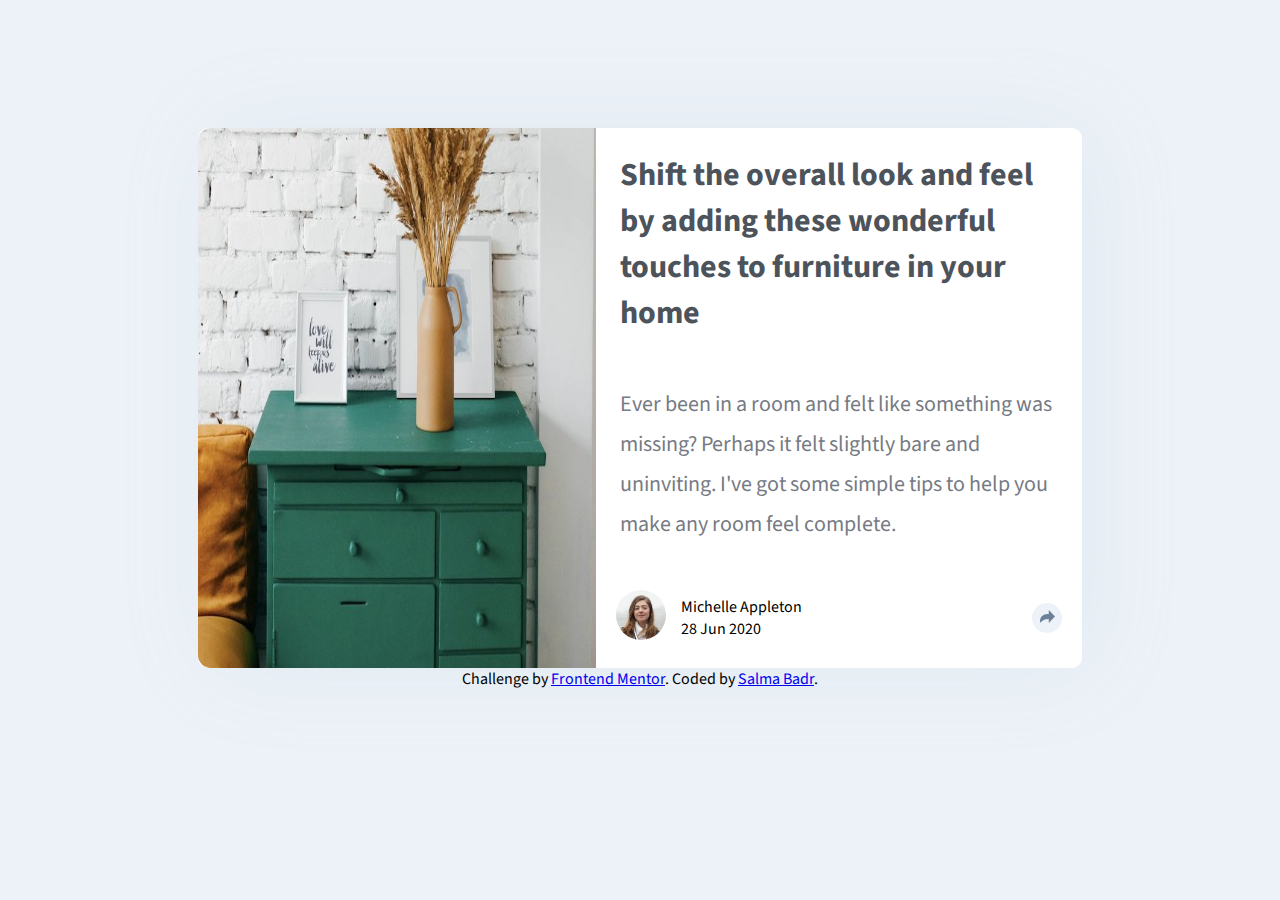
<file: Day1/index.html>
<!DOCTYPE html>
<html lang="en">
	<head>
		<meta charset="UTF-8" />
		<meta name="viewport" content="width=device-width, initial-scale=1.0" />
		<!-- displays site properly based on user's device -->

		<link
			rel="icon"
			type="image/png"
			sizes="32x32"
			href="./images/favicon-32x32.png"
		/>
		<link rel="stylesheet" href="./index.css" />

		<title>Article preview component</title>
	</head>
	<body class="container">
		<div class="card">
			<div class="card-left">
				<img class="card-img" src="./images/drawers.jpg" />
			</div>
			<div class="card-right">
				<h1 class="card-heading">
					Shift the overall look and feel by adding these wonderful touches to
					furniture in your home
				</h1>
				<p class="card-content">
					Ever been in a room and felt like something was missing? Perhaps it
					felt slightly bare and uninviting. I've got some simple tips to help
					you make any room feel complete.
				</p>
				<div id="footer">
					<div id="footer-1">
						<div class="footer-left">
							<div class="avatar-wrapper">
								<img
									class="avatar"
									src="./images/avatar-michelle.jpg"
									alt="Michelle's Avatar"
								/>
							</div>

							<div>
								<span class="strong">Michelle Appleton</span><br />
								<span>28 Jun 2020</span>
							</div>
						</div>

						<div class="footer-right">
							<div class="social-link">
								<a href="#">
									<svg
										xmlns="http://www.w3.org/2000/svg"
										width="15"
										height="13"
									>
										<path
											fill="#6E8098"
											d="M15 6.495L8.766.014V3.88H7.441C3.33 3.88 0 7.039 0 10.936v2.049l.589-.612C2.59 10.294 5.422 9.11 8.39 9.11h.375v3.867L15 6.495z"
										/>
									</svg>
								</a>
							</div>
						</div>
					</div>

					<div id="footer-2" class="hide-social">
						<div class="footer-left">
							<div class="social-share">
								<span>Share</span>
								<a href="#/" target="_blank">
									<span class="icon icon-pinterest"> </span
								></a>
								<a href="#" target="_blank">
									<span class="icon icon-fb"></span>
								</a>
								<a href="#">
									<span class="icon icon-twitter"></span>
								</a>
							</div>
						</div>

						<div class="footer-right">
							<div class="social-link">
								<a href="#">
									<svg
										xmlns="http://www.w3.org/2000/svg"
										width="15"
										height="13"
									>
										<path
											fill="#FFF"
											d="M15 6.495L8.766.014V3.88H7.441C3.33 3.88 0 7.039 0 10.936v2.049l.589-.612C2.59 10.294 5.422 9.11 8.39 9.11h.375v3.867L15 6.495z"
										/>
									</svg>
								</a>
							</div>
						</div>
					</div>
				</div>
			</div>
		</div>
		<div class="attribution">
			Challenge by
			<a href="https://www.frontendmentor.io?ref=challenge" target="_blank"
				>Frontend Mentor</a
			>. Coded by <a href="#">Salma Badr</a>.
		</div>
	</body>
	<script src="./index.js"></script>
</html>
</file>
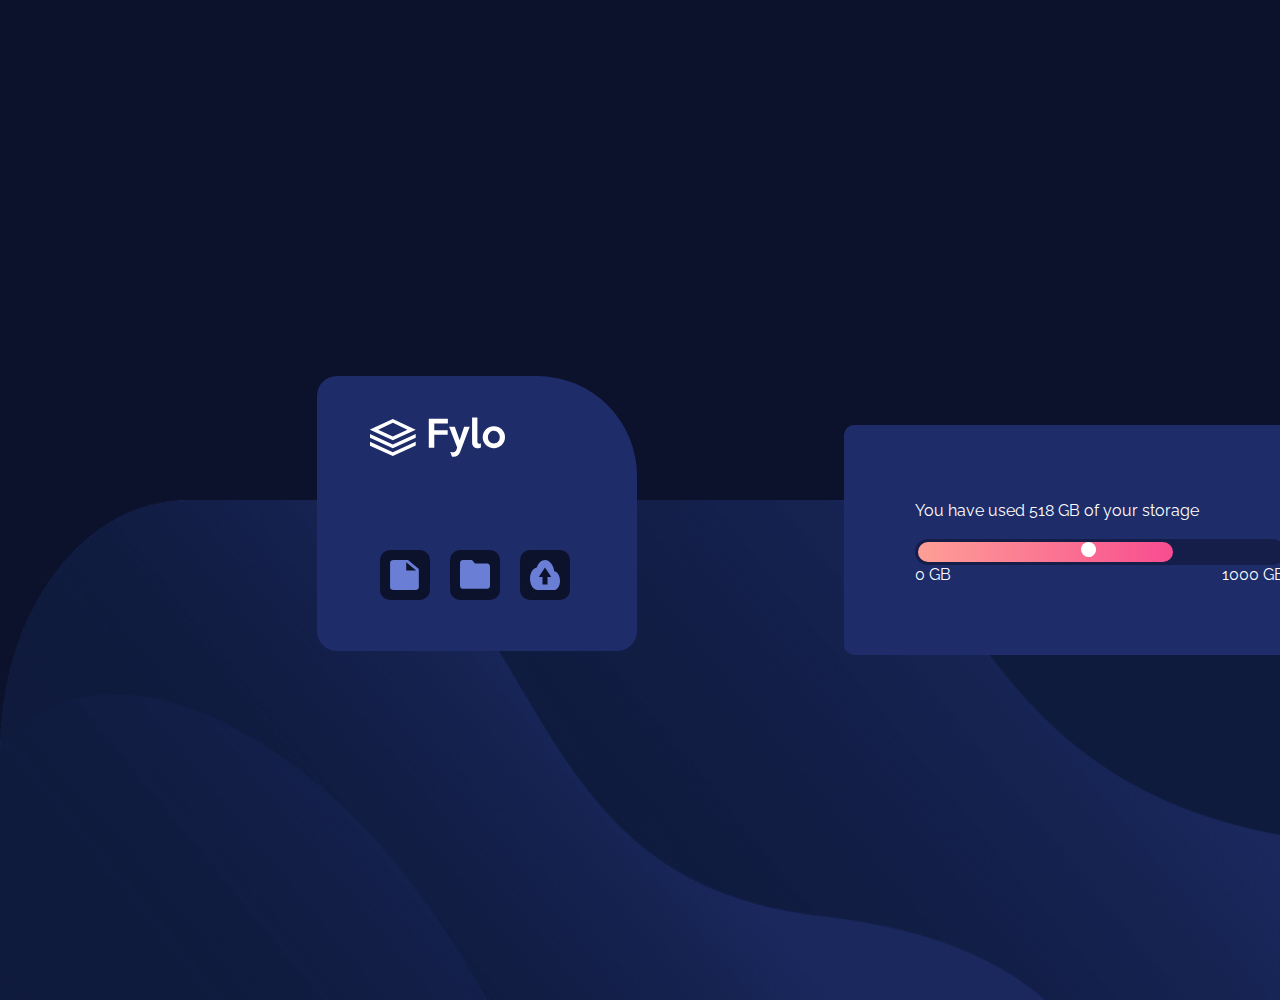
<file: Day2/index.html>
<!DOCTYPE html>
<html lang="en">
	<head>
		<meta charset="UTF-8" />
		<meta name="viewport" content="width=device-width, initial-scale=1.0" />
		<!-- displays site properly based on user's device -->

		<link
			rel="icon"
			type="image/png"
			sizes="32x32"
			href="./images/favicon-32x32.png"
		/>
		<link rel="stylesheet" href="./index.css" />
		<title>Fylo data storage component</title>
	</head>
	<body>
		<div class="container">
			<div class="row">
				<div class="left">
					<img src="./images/logo.svg" />
					<div class="icons">
						<img src="./images/icon-document.svg" alt="" />
						<img src="./images/icon-folder.svg" alt="" />
						<img src="./images/icon-upload.svg" alt="" />
					</div>
				</div>
				<div class="right">
					<div class="card">
						<div class="com-box">
							<p><strong>185 </strong>GB left</p>
						</div>
						<div class="progress">
							<p>You have used 518 GB of your storage</p>
							<br />
							<div class="progress-bar">
								<span></span>
							</div>
						</div>
						<div class="info">
							<p>0 GB</p>
							<p>1000 GB</p>
						</div>
					</div>
				</div>
			</div>
		</div>

		<!-- <div class="attribution">
			Challenge by
			<a href="https://www.frontendmentor.io?ref=challenge" target="_blank"
				>Frontend Mentor</a
			>. Coded by <a href="#">Your Name Here</a>.
		</div> -->
	</body>
</html>
</file>
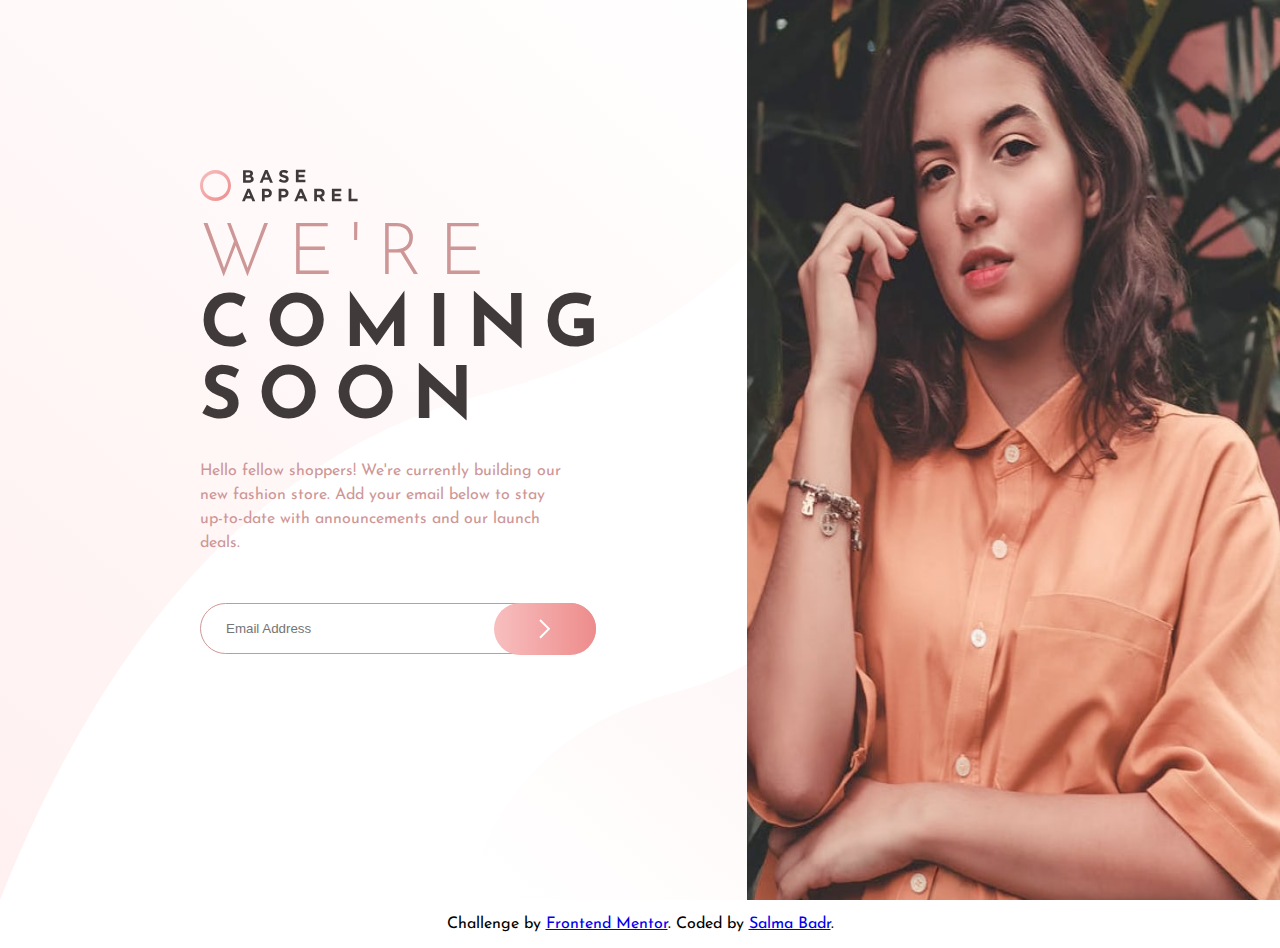
<file: Day3/index.html>
<!DOCTYPE html>
<html lang="en">
	<head>
		<meta charset="UTF-8" />
		<meta name="viewport" content="width=device-width, initial-scale=1.0" />
		<!-- displays site properly based on user's device -->

		<link
			rel="icon"
			type="image/png"
			sizes="32x32"
			href="./images/favicon-32x32.png"
		/>
		<link
			href="https://fonts.googleapis.com/css2?family=Josefin+Sans:wght@300;400;600&display=swap"
			rel="stylesheet"
		/>
		<link rel="stylesheet" href="index.css" />
		<title>Base Apparel coming soon page</title>
	</head>
	<body>
		<div class="container">
			<div class="left-col col-7">
				<div class="text">
					<h1 class="heading">
						<img class="logo" src="./images/logo.svg" alt="" />
						<span class="we">We're</span> coming soon
					</h1>
					<!-- heading close -->
					<p class="text_field">
						Hello fellow shoppers! We're currently building our new fashion
						store. Add your email below to stay up-to-date with announcements
						and our launch deals.
					</p>
					<!-- text_field close -->

					<input
						type="email"
						placeholder="Email Address"
						name="email"
						id="input"
						onclick="rem()"
					/>
					<img
						class="arrow_img"
						src="images/icon-arrow.svg"
						alt=""
						onclick="formValidation()"
					/>
					<div id="display_error"></div>
				</div>
				<!-- text close -->
			</div>
			<!-- left-col close -->

			<img class="right-col col-5" src="images/hero-desktop.jpg" alt="" />
			<img class="logo_mobile col-3" src="./images/logo.svg" alt="" />
			<img class="right-col_mobile col-5" src="images/hero-mobile.jpg" alt="" />
		</div>
		<!--  container close -->
		<footer>
			<p class="attribution">
				Challenge by
				<a href="https://www.frontendmentor.io?ref=challenge" target="_blank"
					>Frontend Mentor</a
				>. Coded by <a href="#">Salma Badr</a>.
			</p>
		</footer>
		<script src="./index.js"></script>
	</body>
</html>
</file>
<file: Day1/index.css>
@import url("https://fonts.googleapis.com/css?family=Source Sans Pro&display=swap");
*,
*:before,
*:after {
	box-sizing: border-box;
}
.container {
	display: flex;
	flex-direction: column;
	justify-content: center;
	align-items: center;
	background-color: #edf2f8;
	margin-top: 10%;
	font-family: Source Sans Pro;
}
img {
	max-width: 100%;
	height: 100%;
}

.card {
	display: flex;
	flex-direction: row;

	background: #fff;
	border-radius: 10px;
	width: 70%;
	box-shadow: 10px 0 100px 0 #e0e9f0;
	justify-content: space-between;
}

.card-left {
	width: 45%;
}
.card-img {
	border-radius: 13px 0 0 13px;
}
.card-right {
	display: flex;
	flex-direction: column;
	width: 55%;
}
.card-heading {
	color: #4c535b;
	margin: 24px;
}
.card-content {
	color: #767a83;
	line-height: 40px;
	font-size: 22px;
	margin: 24px;
}
#footer,
#footer-1,
#footer-2 {
	width: 100%;
	height: 100px;
}

#footer {
	position: relative;
}

#footer-1,
#footer-2 {
	display: flex;
	flex-wrap: nowrap;
	align-items: center;
	justify-content: space-between;
	padding: 20px;
}

#footer-2 {
	background-color: hsl(217, 19%, 35%);
	position: absolute;
	top: 0;
	left: 0;
	transition: opacity 0.2s;
	border-radius: 0 0 10px 10px;
}

/* For both footer-1 and footer-2 */
.footer-left {
	flex: 1 0 auto;
	display: flex;
	align-items: center;
	justify-content: start;
}

#footer-2 .social-share {
	flex: 1 0 auto;
	display: flex;
	flex-wrap: nowrap;
	justify-content: space-evenly;
}

.footer-right {
	flex: 0 0 30px;
	height: 30px;
}

.avatar-wrapper {
	margin-right: 15px;
}

img.avatar {
	height: 50px;
	width: 50px;
	border-radius: 50%;
}

.social-link {
	height: 30px;
	width: 30px;
	border-radius: 50%;
	display: flex;
	align-items: center;
	justify-content: center;
	position: relative;
}

.social-link a {
	color: white;
}
#footer-1 .social-link {
	background-color: hsl(210, 46%, 95%);
}

#footer-2 .social-link {
	background-color: hsl(214, 17%, 51%);
}

.social-share span:first-child {
	color: hsl(212, 23%, 69%);
	text-transform: uppercase;
	letter-spacing: 0.4em;
	margin-right: 0.4em;
}

.icon-fb,
.icon-instagram,
.icon-twitter {
	display: block;
	width: 20px;
}

.icon-fb::before {
	content: url("./images/icon-facebook.svg");
	width: 20px;
}
.icon-twitter::before {
	content: url("./images/icon-twitter.svg");
}
.icon-pinterest::before {
	content: url("./images/icon-pinterest.svg");
}

.display-social {
	display: flex;
	opacity: 1;
	/* transition: display 0.5s, opacity 1s; */
}

.hide-social {
	display: none;
	opacity: 0;
	/* transition: display 0.5s, opacity 1s; */
}

/* Extra small devices (phones, 600px and down) */
@media only screen and (max-width: 600px) {
	.card {
		flex-wrap: wrap;
	}
	.card-img {
		border-radius: 13px 13px 0 0;
	}
	.card-left {
		width: 100%;
	}

	.card-right {
		width: 100%;
	}
	.card-right h1 {
		font-size: 1.5rem;
	}

	.avatar img {
		margin: 10.72px;
	}
	.card-content {
		font-size: 19px;
	}
}

/* 600px and up*/
@media only screen and (min-width: 600px) {
	#footer {
		grid-area: foot;
	}
	#footer-2 {
		height: 50px;
		max-width: 200px;
		border-radius: 10px;
		transform: translate(220px, -30px);
	}

	#footer-2 .social-share {
		justify-content: space-around;
	}

	#footer-2 .footer-right {
		display: none;
	}

	#footer-2::after {
		content: "";
		position: absolute;
		width: 0;
		height: 0;
		left: 125px;
		bottom: -20px;
		border: 10px solid transparent;
		border-top: 10px solid hsl(217, 19%, 35%);
		z-index: 1;
	}
}
@media only screen and (max-width: 922px) {
	.card {
		flex-wrap: wrap;
	}
	.card-img {
		border-radius: 13px 13px 0 0;
	}
	.card-left {
		width: 100%;
	}

	.card-right {
		width: 100%;
	}
}
@media only screen and (max-width: 1275px) {
	.card {
		flex-wrap: wrap;
		width: 70%;
		margin-bottom: 20rem;
	}
	.card-left img {
		width: 100%;
	}
	.card-left {
		width: 100%;
	}
	.card-right {
		width: 100%;
	}
	.card-img {
		border-radius: 13px 13px 0 0;
	}
}
@media only screen and (max-width: 1440px) {
	.com_box {
		margin-right: -241px;
	}
}
</file>
<file: Day2/index.css>
@import url("https://fonts.googleapis.com/css2?family=Raleway:wght@400;700&display=swap");
* {
	box-sizing: border-box;
	margin: 0;
}
*::before,
*::after {
	margin: 0;
	padding: 0;
	box-sizing: border-box;
}
body {
	background-color: #0c122c;
	font-family: Raleway;
}
img {
	max-width: 100%;
}

.container {
	margin-top: 500px;
}
.row {
	background-image: url("./images/bg-desktop.png");
	background-repeat: no-repeat;
	background-size: 100% 100%;
	background-position: bottom;
	display: flex;
	width: 100%;
	height: 500px;
	justify-content: space-around;
	position: relative;
}

.left {
	display: flex;
	flex-direction: column;
	justify-content: space-around;
	align-items: center;
	background-color: #1e2c69;
	border-radius: 20px 100px 20px 20px;
	width: 25%;
	height: 55%;
	position: absolute;
	z-index: 1;
	top: -124px;
	left: 317px;
}

.left img {
	max-width: 100%;
	align-self: flex-start;

	padding-left: 53px;
}

.icons {
	display: flex;
	justify-content: flex-start;
	width: 100%;
	padding-left: 53px;
}

.icons img {
	background-color: #0c122c;
	width: 50px;
	height: 50px;
	padding: 10px;
	border-radius: 10px;
	margin: 10px;
}
.right {
	display: flex;
	flex-direction: column;
	justify-content: end;
	width: 40%;
	height: 46%;
	background-color: #1e2c69;
	position: absolute;
	z-index: 1;
	top: -75px;
	left: 844px;
	border-radius: 10px;
}
.card {
	padding: 71px;
}

.com-box {
	font-size: 30px;
	display: flex;
	flex-direction: column;
	align-items: center;
	justify-content: center;
	position: relative;
	background-color: #fff;
	height: 100px;
	width: 200px;
	border-radius: 10px 10px 0 10px;
	margin-left: 407px;
	top: -50px;
}

.com-box::after {
	content: "";
	position: absolute;
	top: 100%;
	left: 150px;
	right: 0;
	margin: 0 auto;
	width: 0;
	height: 0;
	border-top: solid 50px #fff;
	border-left: solid 50px transparent;
	/* border-right: solid 50px transparent; */
}
.info {
	color: #fff;
	display: flex;
	justify-content: space-between;
}
.progress-bar {
	background-color: #151e49;
	border-radius: 13px;
	/* (height of inner div) / 2 + padding */
	padding: 3px;
}

.progress-bar span {
	display: block;
	background-image: linear-gradient(to left, #f84d90, #fe9f96);
	width: 70%;
	/* Adjust with JavaScript */
	height: 20px;
	border-radius: 10px;
}
span::after {
	content: "";
	position: absolute;
	background: #fff;
	border-radius: 50%;
	right: 260px;
	margin: 0 auto;
	width: 0;
	height: 0;
	border-top: solid 15px #fff;
	border-left: solid 15px #fff;
}

.progress {
	color: #fff;
}

@media only screen and (max-width: 600px) {
	.row {
		flex-wrap: wrap;
	}
}
</file>
<file: Day3/index.css>
.col-1 {
	width: 8.33%;
}

.col-2 {
	width: 16.66%;
}

.col-3 {
	width: 25%;
}

.col-4 {
	width: 33.33%;
}

.col-5 {
	width: 41.66%;
}

.col-6 {
	width: 50%;
}

.col-7 {
	width: 58.33%;
}

.col-8 {
	width: 66.66%;
}

.col-9 {
	width: 75%;
}

.col-10 {
	width: 83.33%;
}

.col-11 {
	width: 91.66%;
}

.col-12 {
	width: 100%;
}

/* Body Style */

body {
	font-size: 16px;
	font-family: Josefin Sans;
	padding: 0px;
	margin: 0px;
}

.container {
	display: flex;
	width: 100%;
	height: 100vh;
}

.left-col {
	background-image: url("images/bg-pattern-desktop.svg");
	background-repeat: no-repeat;
	background-size: cover;
	font-family: Josefin Sans;
}

.text {
	width: 100%;
	padding-left: 200px;
	padding-top: 100px;
}

.we {
	font-weight: 300;
	color: hsl(0, 36%, 70%);
}

.heading {
	font-size: 450%;
	text-transform: uppercase;
	letter-spacing: 1rem;
	width: 47%;
	color: hsl(0, 6%, 24%);
}

.text_field {
	color: hsl(0, 36%, 70%);
	line-height: 1.5rem;
	padding-bottom: 10px;
	margin-top: -25px;
	width: 60%;
}

#input {
	color: black;
	padding: 17px 100px 17px 25px;
	border-radius: 2rem;
	border: hsl(0, 36%, 70%) solid 1px;
	width: 40%;
}

.arrow_img {
	position: relative;
	top: 22px;
	left: 217px;
	padding: 16px 45px;
	border-radius: 2rem;
	background-image: linear-gradient(
		to right,
		hsl(0, 80%, 86%),
		hsl(0, 74%, 74%)
	);
}

.arrow_img:hover {
	background-image: linear-gradient(
		to left,
		hsl(0, 100%, 94%),
		hsl(0, 100%, 89%)
	);
	box-shadow: 3px 10px 28px 8px hsl(0, 36%, 70%);
	cursor: pointer;
}

.right-col_mobile {
	display: none;
}
.logo_mobile {
	display: none;
}

#display_error {
	position: relative;
	font-size: 15px;
	right: 0px;
	top: 13px;
	width: 63%;
	color: hsl(0, 93%, 68%);
}
/* Media query... Responsive Layout */

@media only screen and (max-width: 600px) {
	[class*="col-"] {
		width: 100%;
	}
	body {
		text-align: center;
	}
	.container {
		display: flex;
		flex-direction: column;
		width: 100%;
		height: 100vh;
		margin: 0 auto;
		padding-top: 50px;
	}
	.right-col {
		display: none;
	}
	.logo_mobile {
		display: block;
		width: 50%;
		padding: 0 10px 10px 10px;
	}
	.logo {
		display: none;
	}
	.right-col_mobile {
		display: block;
	}
	.left-col {
		order: 1;
		font-family: Josefin Sans;
	}
	.text {
		width: 100%;
		height: 90vh;
		padding: 0;
		margin: 0;
	}
	.heading {
		width: 100%;
		height: auto;
		font-size: 330%;
		padding-top: 50px;
	}
	.text_field {
		width: 100%;
		height: auto;
		padding-top: 30px;
	}
	#input {
		position: relative;
		left: 50px;
	}
	.arrow_img {
		padding: 17px 35px;
		left: -37px;
		top: 23px;
	}
	#display_error {
		left: 65px;
	}
}

@media only screen and (min-width: 600px) {
	[class*="col-"] {
		width: 100%;
	}
	body {
		text-align: center;
	}
	.container {
		display: flex;
		flex-direction: column;
		width: 100%;
		height: 100vh;
		margin: 0 auto;
		padding-top: 100px;
	}
	.right-col {
		display: none;
	}
	.right-col_mobile {
		display: block;
	}
	.left-col {
		order: 1;
		font-family: Josefin Sans;
	}
	.heading {
		width: 100%;
		height: auto;
		font-size: 380%;
		padding-top: 50px;
	}
	.text {
		width: 100%;
		height: 90vh;
		padding: 0;
		margin: 0;
	}
	.text_field {
		width: 100%;
		height: auto;
		padding-top: 30px;
	}
	#input {
		padding: 19px 186px 19px 20px;
		position: relative;
		left: 35px;
	}
	.arrow_img {
		padding: 17px 35px;
		left: -52px;
		top: 23px;
	}
}

@media only screen and (min-width: 768px) {
	.container {
		display: flex;
		flex-direction: row-reverse;
		width: 100%;
		height: 100vh;
		padding-top: 0px;
	}
	.left-col {
		width: 58.33%;
		text-align: left;
		font-family: Josefin Sans;
		padding-left: 100px;
	}
	.right-col {
		width: 41.66%;
		display: block;
	}
	.right-col_mobile {
		display: none;
	}
	.text_field {
		width: 75%;
		padding-top: 0;
		padding-bottom: 10px;
	}
	.heading {
		padding-top: 130px;
	}
	#input {
		padding: 17px 95px 17px 25px;
		position: relative;
		left: 0;
	}
	.arrow_img {
		padding: 15px 35px;
		left: -87px;
		top: 21px;
	}
	#display_error {
		left: 25px;
	}
}

@media only screen and (min-width: 992px) {
	.container {
		display: flex;
		flex-direction: row-reverse;
		width: 100%;
		height: 100vh;
		padding-top: 0px;
	}
	.left-col {
		width: 58.33%;
		text-align: left;
		padding-left: 150px;
		font-family: Josefin Sans;
	}
	.right-col {
		width: 41.66%;
		display: block;
	}
	.right-col_mobile {
		display: none;
	}
	#input {
		padding: 17px 115px 17px 25px;
		position: relative;
		left: 0;
	}
	.arrow_img {
		padding: 15px 45px;
		left: -107px;
		top: 21px;
	}
	.text_field {
		width: 75%;
		padding-top: 0;
		padding-bottom: 10px;
	}
	.heading {
		padding-top: 130px;
	}
}

@media only screen and (min-width: 1200px) {
	.container {
		display: flex;
		flex-direction: row-reverse;
		width: 100%;
		height: 100vh;
		padding-top: 0px;
	}
	.left-col {
		width: 58.33%;
		text-align: left;
		padding-left: 200px;
		font-family: Josefin Sans;
	}
	.right-col {
		width: 41.66%;
		display: block;
	}
	.right-col_mobile {
		display: none;
	}
	#input {
		padding: 17px 150px 17px 25px;
		position: relative;
		left: 0;
	}
	.arrow_img {
		padding: 16px 45px;
		left: -107px;
		top: 22px;
	}
	.text_field {
		width: 67%;
		padding-top: 0;
		padding-bottom: 10px;
	}
	.heading {
		padding-top: 100px;
		font-size: 450%;
		width: 47%;
	}
}
</file>
